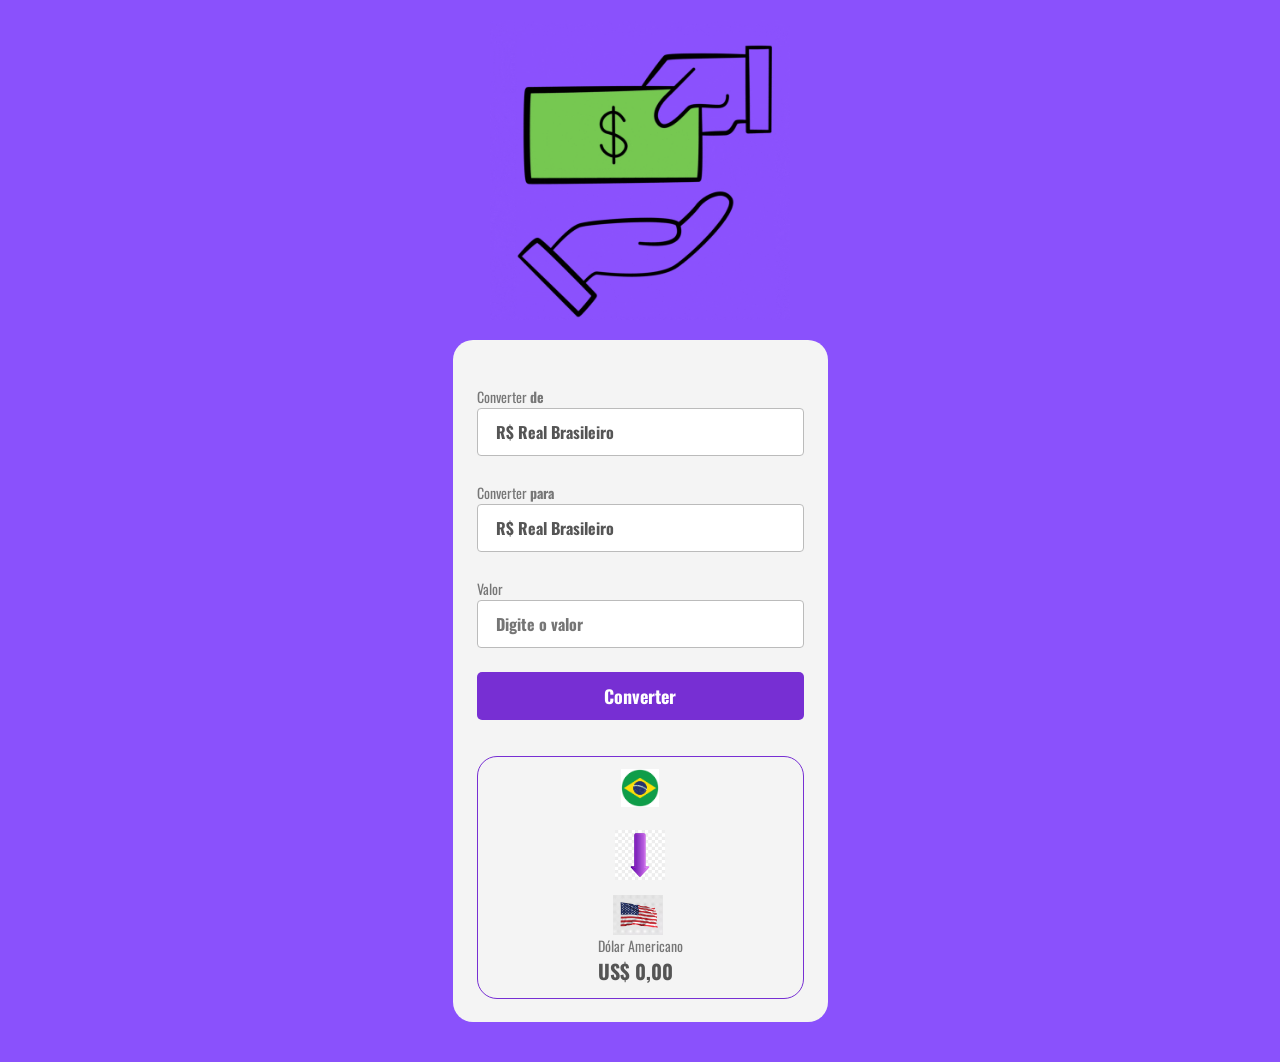
<file: Projeto Convesor JS/index.html>
<!DOCTYPE html>
<html lang="pt-br">
  <head>
    <meta charset="UTF-8" />
    <meta name="viewport" content="width=device-width, initial-scale=1.0" />
    <link rel="preconnect" href="https://fonts.googleapis.com" />
    <link rel="preconnect" href="https://fonts.gstatic.com" crossorigin />
    <link
      href="https://fonts.googleapis.com/css2?family=Oswald:wght@200..700&family=Roboto:ital,wght@0,100..900;1,100..900&display=swap"
      rel="stylesheet"/>
    <link rel="stylesheet"  href="style.css"/>
   
    <title>Convert Money</title>
  </head>
  <body>
    <img class="logo" src="./assets/logo.gif" alt="logo-convert-money" />

    <main>
      <label>
        Converter <b>de</b>
        <select class="currency-options">
          <option value="BRL">R$ Real Brasileiro</option>
          <option value="USD">US$ Dólar Americano</option>
          <option value="EUR">€ Euro</option>
          <option value="GBP">£Libra</option>

        </select>
      </label>
      <label>
        Converter <b>para</b>
        <select class="currency-select">
          <option value="BRL">R$ Real Brasileiro </option>
          <option value="USD">US$ Dólar Americano</option>
          <option value="EUR">€ Euro</option>
          <option value="GBP">£Libra</option>
        </select>
      </label>
      <label>
        Valor
        <input class="input-currency" placeholder="Digite o valor" />
      </label>
      <button class="convert-Button">Converter</button>
      <section>
        <div class="currency-box">
          <img class="Moeda" src="./assets/Real.png" alt="Real-a-converter" />
          <p class="currency"></p>
          <p class="currency-value-to-convert"></p>
        </div>
        <img class="arrow-img" src="./assets/Seta.jpg" alt="Seta" />
        <div>
          <img class="currency-img" src="./assets/Dolar.png" alt="Dólar-convertido" />
          <p class="currency" id="currency-name">Dólar Americano</p>
          <p class="currency-value">US$ 0,00</p>
        </div>
      </section>
    </main>
     <script src="./scripts.js" defer></script>
  </body>
</html>
</file>
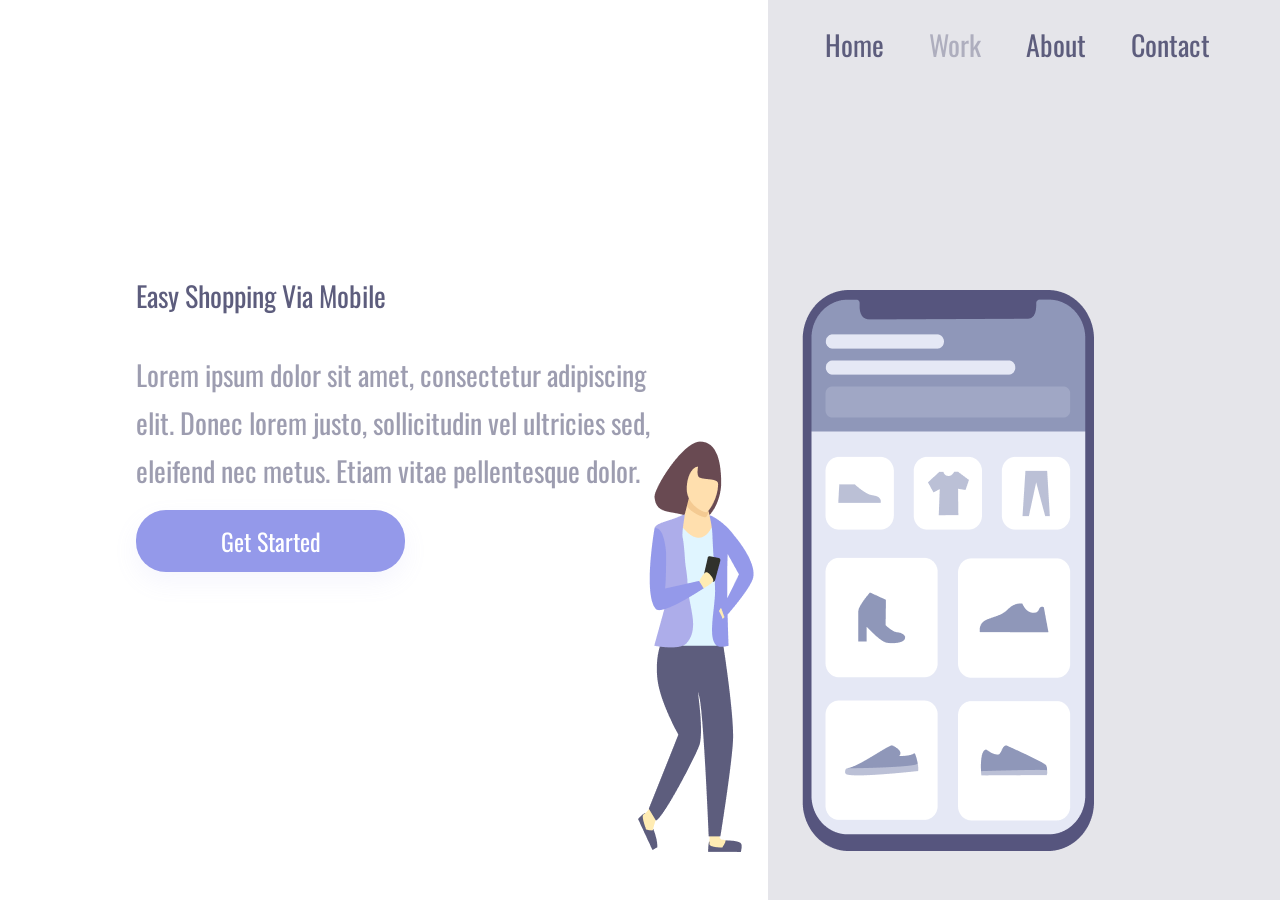
<file: PROJETO CSS/index.html>
<!DOCTYPE html>
<html lang="en">

<head>
    <meta charset="UTF-8" />
    <meta name="viewport" content="width=device-width, initial-scale=1.0" />
    <link rel="stylesheet" href="./styles.css" />
    <link rel="preconnect" href="https://fonts.googleapis.com" />
    <link rel="preconnect" href="https://fonts.gstatic.com" crossorigin />
    <link href="https://fonts.googleapis.com/css2?family=Oswald:wght@200..700&display=swap" rel="stylesheet" />
    <title>CSS - PROJETO</title>
</head>

<body>
    <div class="wrapper">
        <section class="container-left">
            <h1>Easy Shopping Via Mobile</h1>
            <p>
                Lorem ipsum dolor sit amet, consectetur adipiscing elit. Donec lorem
                justo, sollicitudin vel ultricies sed, eleifend nec metus. Etiam vitae
                pellentesque dolor.
            </p>
            <button>Get Started</button>
        </section>
        <section class="container-right">
            <header>
                <a>Home</a>
                <a>Work</a>
                <a>About</a>
                <a>Contact</a>
            </header>
            <img src="./assets/Girl-cellphone.png" alt="Girl-cellphone">
        </section>
    </div>
</body>

</html>
</file>
<file: Projeto Convesor JS/style.css>
*{
margin: 0;
padding: 0;
box-sizing: border-box;
font-family: "Oswald", sans-serif;
outline:none;
}

body {
  background-color: #8A51FC
}

.logo {
  width: 300px;
  display:block;
  margin: 20px auto;
}

main {
    width: 375px;
    background: #F4F4F4;
    border-radius: 20px;
    margin: 0px auto 40px;
    padding: 44px 24px 23px;
}

label {
  color: #777777;
  font-weight: 400;
  font-size: 14px;
}

select, input {
  background:#FFFFFF;
  border: 1px solid #BBBBBB;
  border-radius: 4px;
  height:48px;
  width:100%;
  margin-bottom: 24px;
  appearance: none;
  padding-left: 18px;
  font-weight: 700;
  font-size: 16px;
  color: #555555;
  cursor:pointer;

}

button {
  background: #772FD3;
  border-radius: 5px;
  width: 100%;
  border:none;
  height: 48px;
  color: #FFFFFF;
  font-size: 18px;
  font-weight: 700;
  cursor:pointer;

    }

button:hover {
  opacity: 0.8;

}

button:active {
  opacity:0.6;
}

section{
  border:1px  solid #772FD3;
  border-radius: 20px;
  margin-top: 36px;
  padding: 12px;

  display: flex;
  flex-direction: column;
  align-items:center;
}

.arrow-img {
  margin: 15px 0;
  height: 50px;
  transform:rotate(90deg);
}


.currency-box {
  display: flex;
  flex-direction:column;
  align-items: center;
  gap: 4px;
}

.currency{
    color:#777777;
    font-size: 14px;
}

.currency-value, .currency-value-to-convert{
     color:#555555;
     font-weight: 700;
     font-size: 20px;


}

.Moeda  {
  height: 38px;
  display:flex;
  align-items:center;
  justify-content:center; 

}

.currency-img {
  height: 40px;
  display:flex;
  align-items:center;
  justify-content:center; 
  margin-left: 15px

}
</file>
<file: PROJETO CSS/styles.css>
* {
    margin: 0;
    padding: 0;
    box-sizing: border-box;
    font-family: 'Oswald', sans-serif;
}
.wrapper {
    height: 100vh;
    width: 100vw;
}
.container-left {
    display: inline-block;
    width: 60%;
    padding-left: 136px;
    margin-top: 20%;

}
.container-right {
    display: inline-block;
    background-color: rgba(93,93,125,0.16);
    height: 100vh;
    width: 40%;
    position: absolute;
}

img{
    position: relative;
    top: 25%;
    right: 130px;
     
}

h1 {
    font-weight: 400;
    font-size: 28px;
    line-height: 80px;
    color: #5D5D7D;
    width: 368px;
}

p {
    font-weight: 400;
    font-size: 28px;
    line-height: 48px;
    color: #5D5D7D;
    opacity: 0.6;
    margin: 15px 0;
    width: 540px;
}

button {
    width: 269px;
    height: 62px;
    background: #9499EA;
    box-shadow: 0px 10px 24px rgba(148, 153, 234, 0.0979959);
    font-size: 24px;
    line-height: 36px;
    text-align: center;
    color: #FFFFFF;
    border: none;  
    border-radius: 30px;
    cursor: pointer;
}
button:hover {
    opacity: 0.8;
}
button:active {
    opacity: 0.5;
}

a{
    font-size: 28px;
    line-height: 41px;
    color: #5D5D7D;
    margin-right: 41px;
    cursor: pointer;
}

a:hover {
    opacity: 0.4;
}

a:active {
    opacity: 0.8;
}

header {
    margin: 24px 0 0 57px;

}

a:nth-child(2) {
    opacity: 0.4;
}

@media screen  and (max-width: 900px){
    .container-left {
        width: 100%;
        height: 50%;
        padding: 0;
        margin: 0;
    }
    .container-right {
        display: block;
        width: 100%;
        height: auto;
        position: static;
        

    }
    img {
        position: static;
        max-width: 90%;

    }
    header {
        display: none;
    }
    h1 {
        font-size: 36px;
        line-height: 52px;
        width: auto;
        margin: 58px 50px 0 50px;
        text-align: center;
    }
    p {
        font-size: 14px;
        line-height: 24px;
        width: auto;
        margin: 15px 40px;
        text-align: center;
    }
    button {
        display: block;
        margin: 0 auto;
    }
}
</file>
